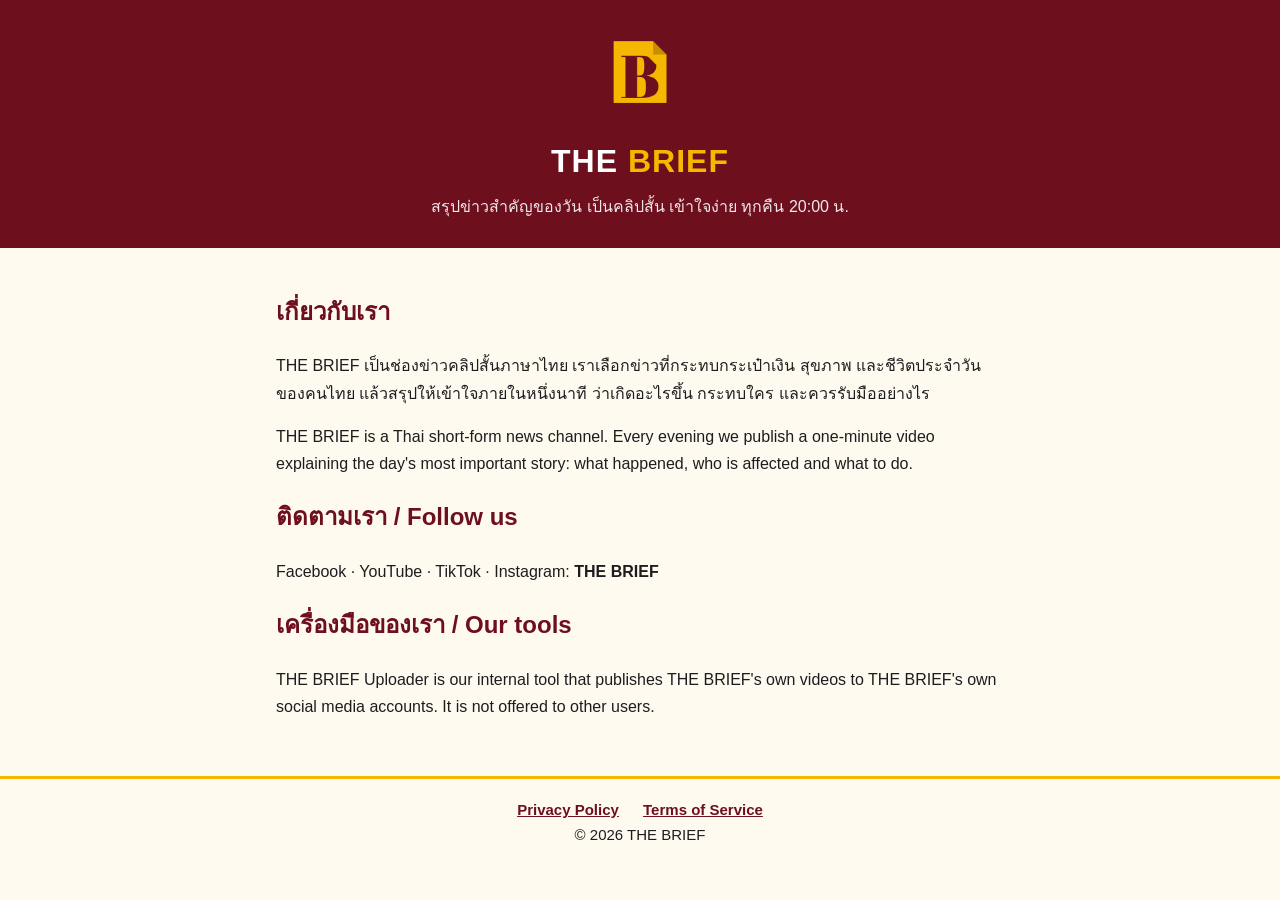
<file: index.html>
<!doctype html>
<html lang="th">
<head>
<meta charset="utf-8">
<meta name="viewport" content="width=device-width, initial-scale=1">
<title>THE BRIEF – สรุปข่าวสั้น เข้าใจง่าย</title>
<meta name="description" content="THE BRIEF สรุปข่าวสำคัญของวันเป็นคลิปสั้น เข้าใจง่าย ทุกคืน 20:00 น.">
<link rel="stylesheet" href="style.css">
</head>
<body>
<header>
  <img src="logo.png" alt="THE BRIEF logo">
  <h1>THE <span>BRIEF</span></h1>
  <p>สรุปข่าวสำคัญของวัน เป็นคลิปสั้น เข้าใจง่าย ทุกคืน 20:00 น.</p>
</header>
<main>
  <h2>เกี่ยวกับเรา</h2>
  <p>THE BRIEF เป็นช่องข่าวคลิปสั้นภาษาไทย เราเลือกข่าวที่กระทบกระเป๋าเงิน สุขภาพ และชีวิตประจำวันของคนไทย แล้วสรุปให้เข้าใจภายในหนึ่งนาที ว่าเกิดอะไรขึ้น กระทบใคร และควรรับมืออย่างไร</p>
  <p>THE BRIEF is a Thai short-form news channel. Every evening we publish a one-minute video explaining the day's most important story: what happened, who is affected and what to do.</p>
  <h2>ติดตามเรา / Follow us</h2>
  <p>Facebook · YouTube · TikTok · Instagram: <strong>THE BRIEF</strong></p>
  <h2>เครื่องมือของเรา / Our tools</h2>
  <p>THE BRIEF Uploader is our internal tool that publishes THE BRIEF's own videos to THE BRIEF's own social media accounts. It is not offered to other users.</p>
</main>
<footer>
  <a href="privacy.html">Privacy Policy</a>
  <a href="terms.html">Terms of Service</a>
  <div>© 2026 THE BRIEF</div>
</footer>
</body>
</html>
</file>
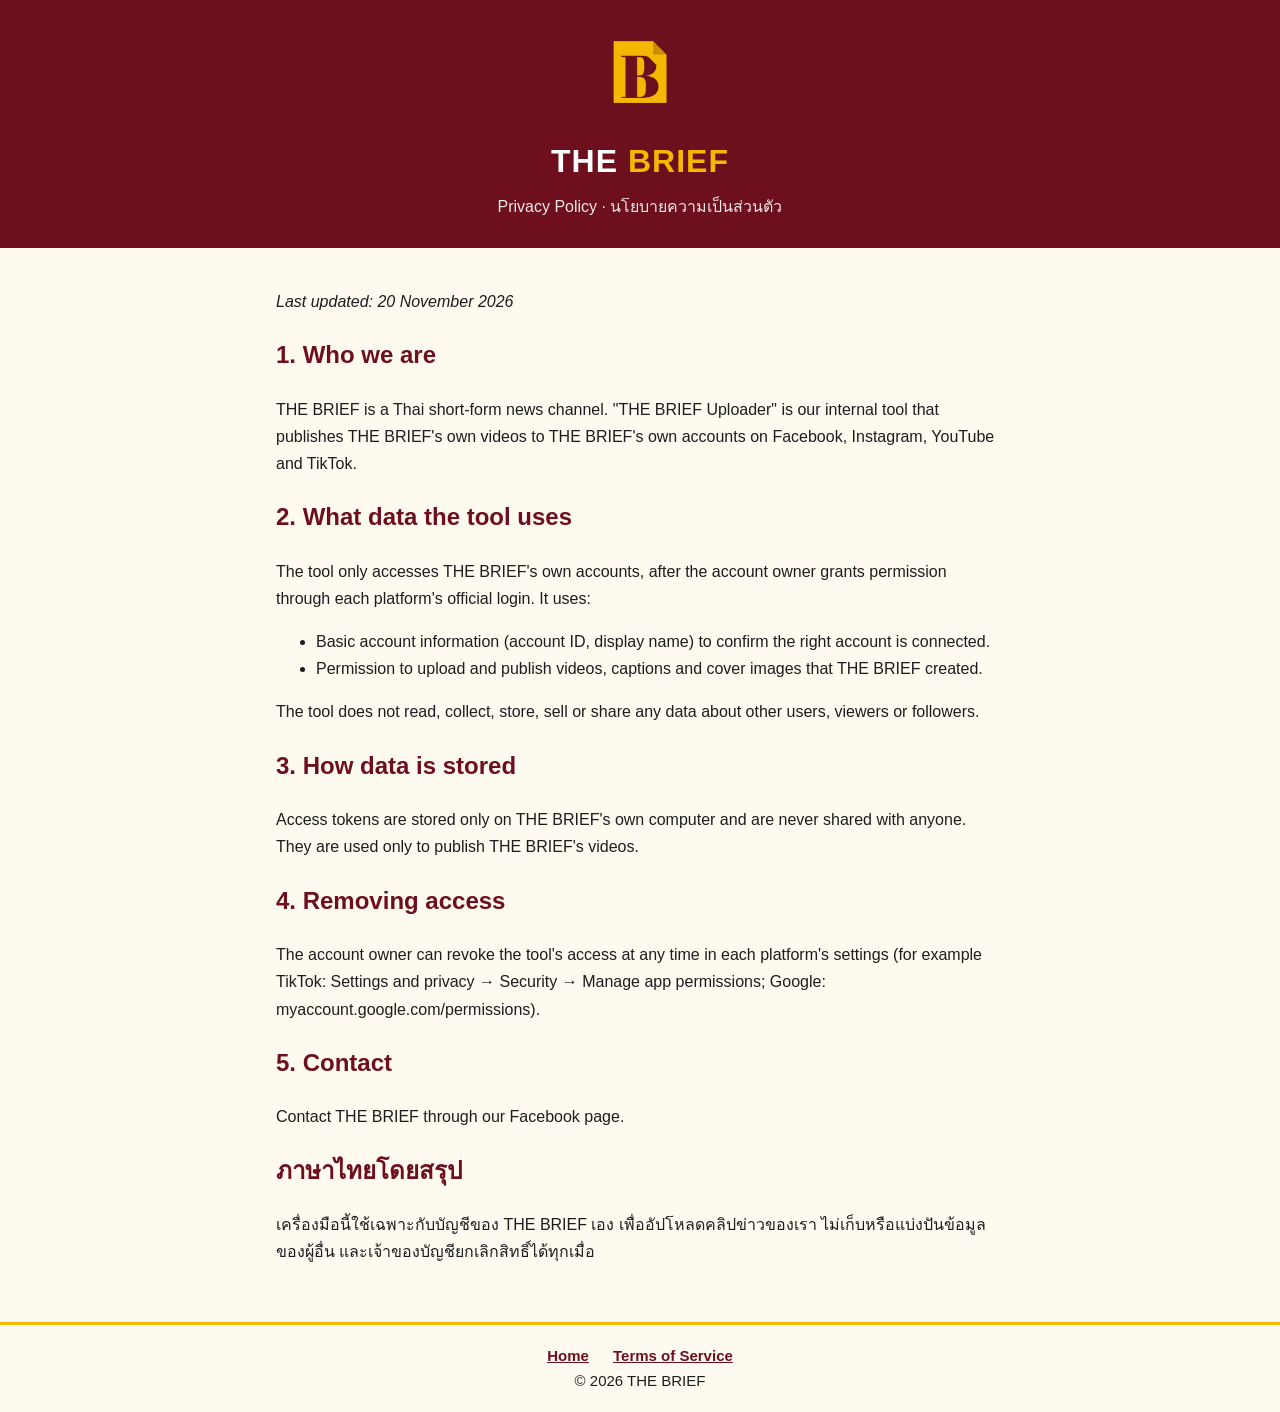
<file: privacy.html>
<!doctype html>
<html lang="en">
<head>
<meta charset="utf-8">
<meta name="viewport" content="width=device-width, initial-scale=1">
<title>Privacy Policy – THE BRIEF</title>
<link rel="stylesheet" href="style.css">
</head>
<body>
<header>
  <img src="logo.png" alt="THE BRIEF logo">
  <h1>THE <span>BRIEF</span></h1>
  <p>Privacy Policy · นโยบายความเป็นส่วนตัว</p>
</header>
<main>
  <p><em>Last updated: 20 November 2026</em></p>
  <h2>1. Who we are</h2>
  <p>THE BRIEF is a Thai short-form news channel. "THE BRIEF Uploader" is our internal tool that publishes THE BRIEF's own videos to THE BRIEF's own accounts on Facebook, Instagram, YouTube and TikTok.</p>
  <h2>2. What data the tool uses</h2>
  <p>The tool only accesses THE BRIEF's own accounts, after the account owner grants permission through each platform's official login. It uses:</p>
  <ul>
    <li>Basic account information (account ID, display name) to confirm the right account is connected.</li>
    <li>Permission to upload and publish videos, captions and cover images that THE BRIEF created.</li>
  </ul>
  <p>The tool does not read, collect, store, sell or share any data about other users, viewers or followers.</p>
  <h2>3. How data is stored</h2>
  <p>Access tokens are stored only on THE BRIEF's own computer and are never shared with anyone. They are used only to publish THE BRIEF's videos.</p>
  <h2>4. Removing access</h2>
  <p>The account owner can revoke the tool's access at any time in each platform's settings (for example TikTok: Settings and privacy → Security → Manage app permissions; Google: myaccount.google.com/permissions).</p>
  <h2>5. Contact</h2>
  <p>Contact THE BRIEF through our Facebook page.</p>
  <h2>ภาษาไทยโดยสรุป</h2>
  <p>เครื่องมือนี้ใช้เฉพาะกับบัญชีของ THE BRIEF เอง เพื่ออัปโหลดคลิปข่าวของเรา ไม่เก็บหรือแบ่งปันข้อมูลของผู้อื่น และเจ้าของบัญชียกเลิกสิทธิ์ได้ทุกเมื่อ</p>
</main>
<footer>
  <a href="index.html">Home</a>
  <a href="terms.html">Terms of Service</a>
  <div>© 2026 THE BRIEF</div>
</footer>
</body>
</html>
</file>
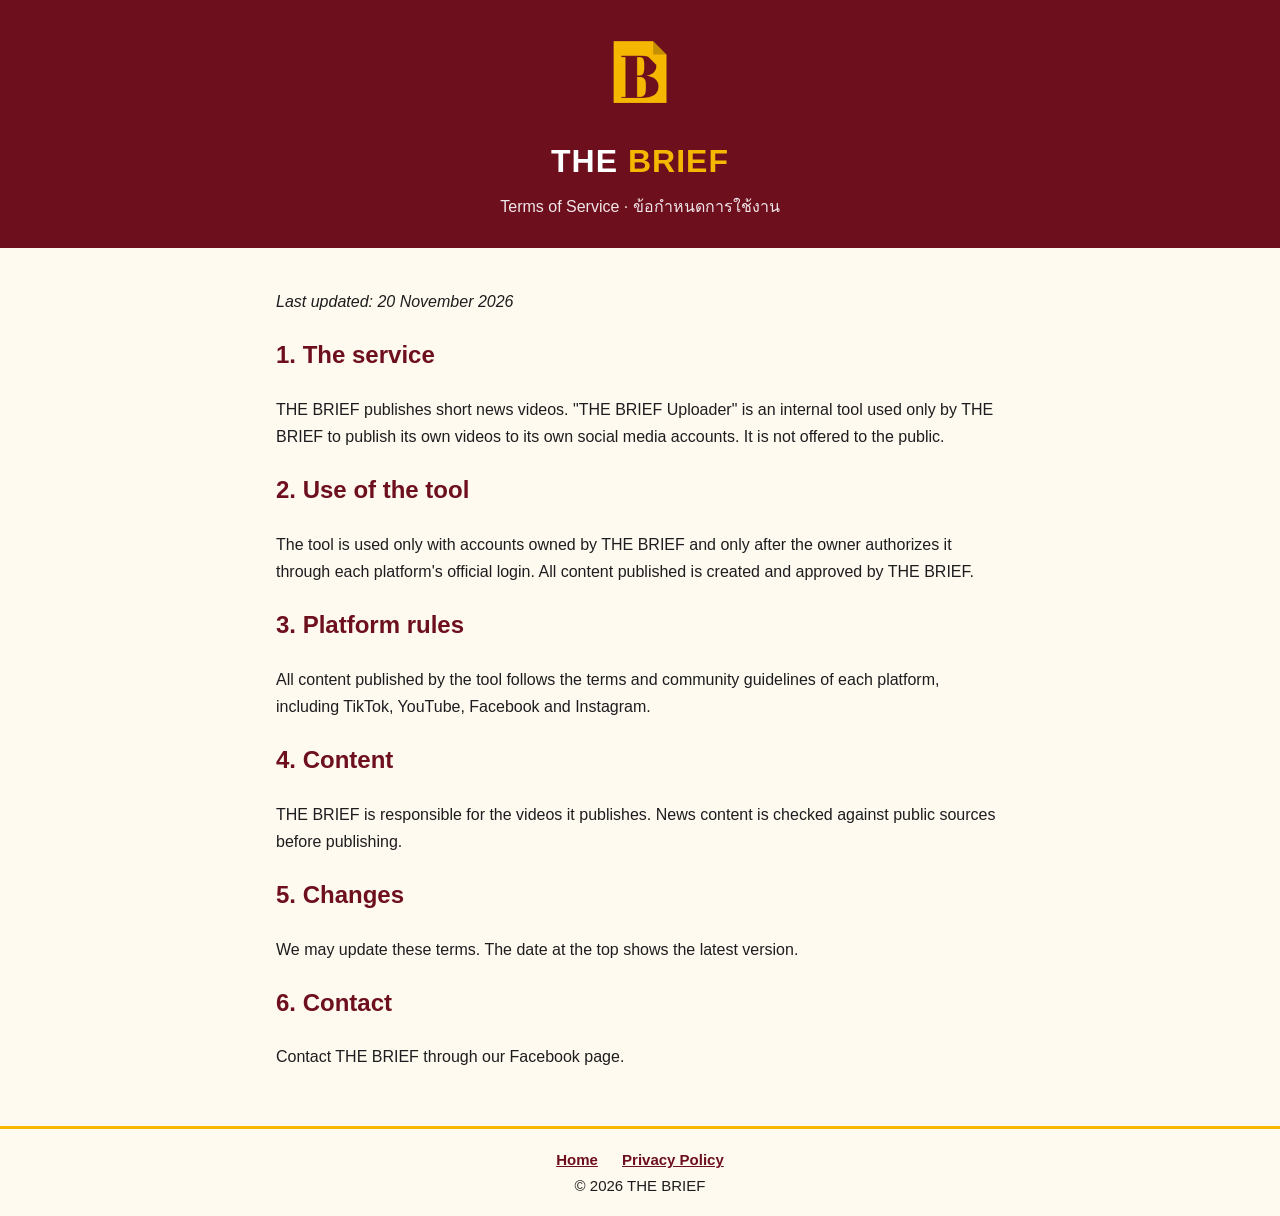
<file: terms.html>
<!doctype html>
<html lang="en">
<head>
<meta charset="utf-8">
<meta name="viewport" content="width=device-width, initial-scale=1">
<title>Terms of Service – THE BRIEF</title>
<link rel="stylesheet" href="style.css">
</head>
<body>
<header>
  <img src="logo.png" alt="THE BRIEF logo">
  <h1>THE <span>BRIEF</span></h1>
  <p>Terms of Service · ข้อกำหนดการใช้งาน</p>
</header>
<main>
  <p><em>Last updated: 20 November 2026</em></p>
  <h2>1. The service</h2>
  <p>THE BRIEF publishes short news videos. "THE BRIEF Uploader" is an internal tool used only by THE BRIEF to publish its own videos to its own social media accounts. It is not offered to the public.</p>
  <h2>2. Use of the tool</h2>
  <p>The tool is used only with accounts owned by THE BRIEF and only after the owner authorizes it through each platform's official login. All content published is created and approved by THE BRIEF.</p>
  <h2>3. Platform rules</h2>
  <p>All content published by the tool follows the terms and community guidelines of each platform, including TikTok, YouTube, Facebook and Instagram.</p>
  <h2>4. Content</h2>
  <p>THE BRIEF is responsible for the videos it publishes. News content is checked against public sources before publishing.</p>
  <h2>5. Changes</h2>
  <p>We may update these terms. The date at the top shows the latest version.</p>
  <h2>6. Contact</h2>
  <p>Contact THE BRIEF through our Facebook page.</p>
</main>
<footer>
  <a href="index.html">Home</a>
  <a href="privacy.html">Privacy Policy</a>
  <div>© 2026 THE BRIEF</div>
</footer>
</body>
</html>
</file>
<file: style.css>
:root { --maroon: #6E0F1E; --gold: #F5B700; --ink: #1d1d1f; --paper: #fffaf0; }
* { box-sizing: border-box; }
body { margin: 0; font-family: "Sarabun", "Segoe UI", Arial, sans-serif; color: var(--ink); background: var(--paper); line-height: 1.7; }
header { background: var(--maroon); color: #fff; padding: 28px 16px; text-align: center; }
header img { width: 88px; height: 88px; border-radius: 16px; }
header h1 { margin: 10px 0 4px; font-size: 32px; letter-spacing: 1px; }
header h1 span { color: var(--gold); }
header p { margin: 0; opacity: .9; }
main { max-width: 760px; margin: 0 auto; padding: 24px 16px 40px; }
h2 { color: var(--maroon); }
a { color: var(--maroon); font-weight: 600; }
footer { border-top: 3px solid var(--gold); text-align: center; padding: 18px 16px; font-size: 15px; }
footer a { margin: 0 10px; }
</file>
